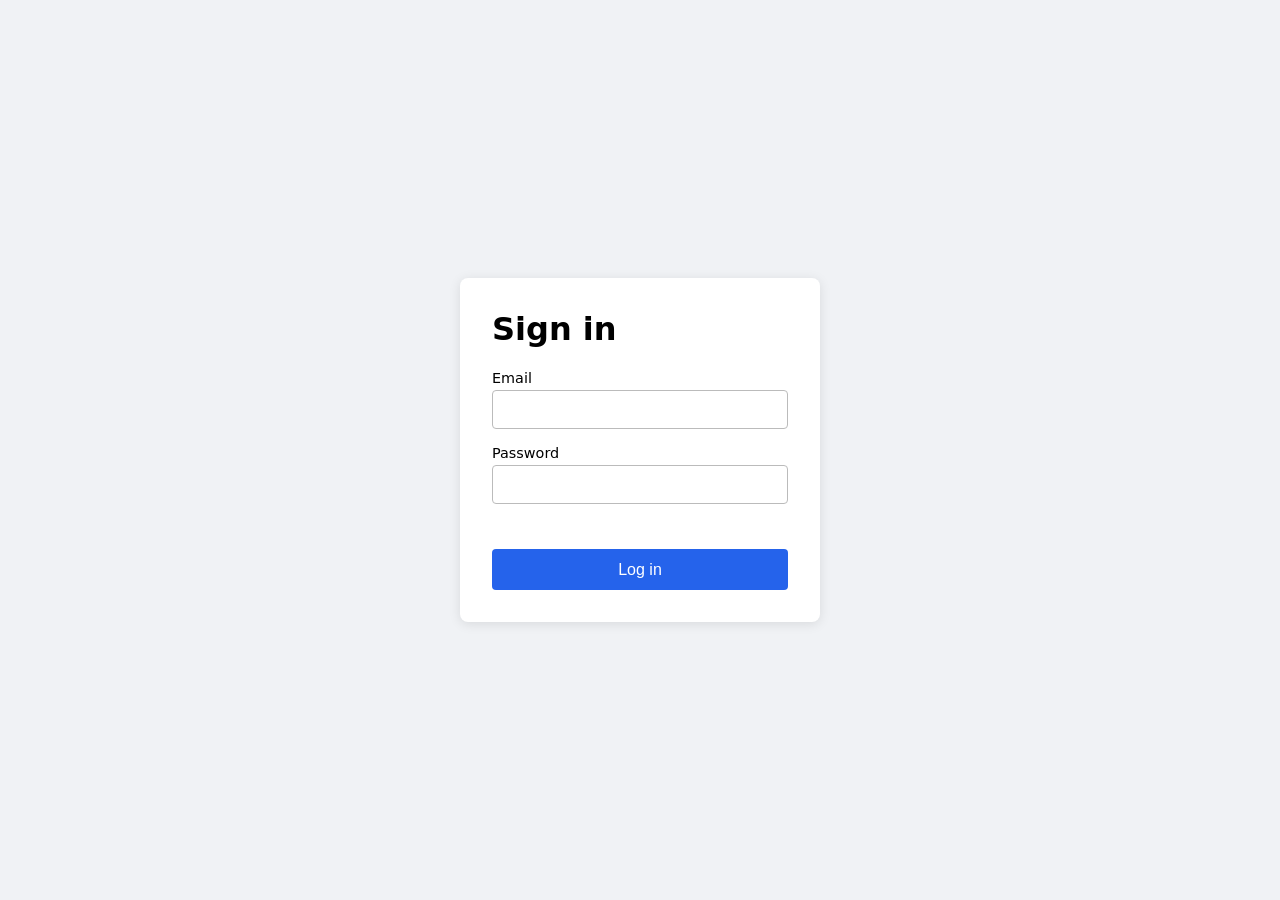
<file: login-page/index.html>
<!DOCTYPE html>
<html lang="en">
<head>
  <meta charset="UTF-8">
  <meta name="viewport" content="width=device-width, initial-scale=1">
  <title>Login</title>
  <link rel="stylesheet" href="style.css">
</head>
<body>
  <main class="card">
    <h1>Sign in</h1>
    <form id="login-form" novalidate>
      <label for="email">Email</label>
      <input id="email" name="email" type="email" autocomplete="username" required>

      <label for="password">Password</label>
      <input id="password" name="password" type="password" autocomplete="current-password" minlength="8" required>

      <p id="error" role="alert" aria-live="polite"></p>
      <button type="submit">Log in</button>
    </form>
  </main>
  <script src="script.js"></script>
</body>
</html>
</file>
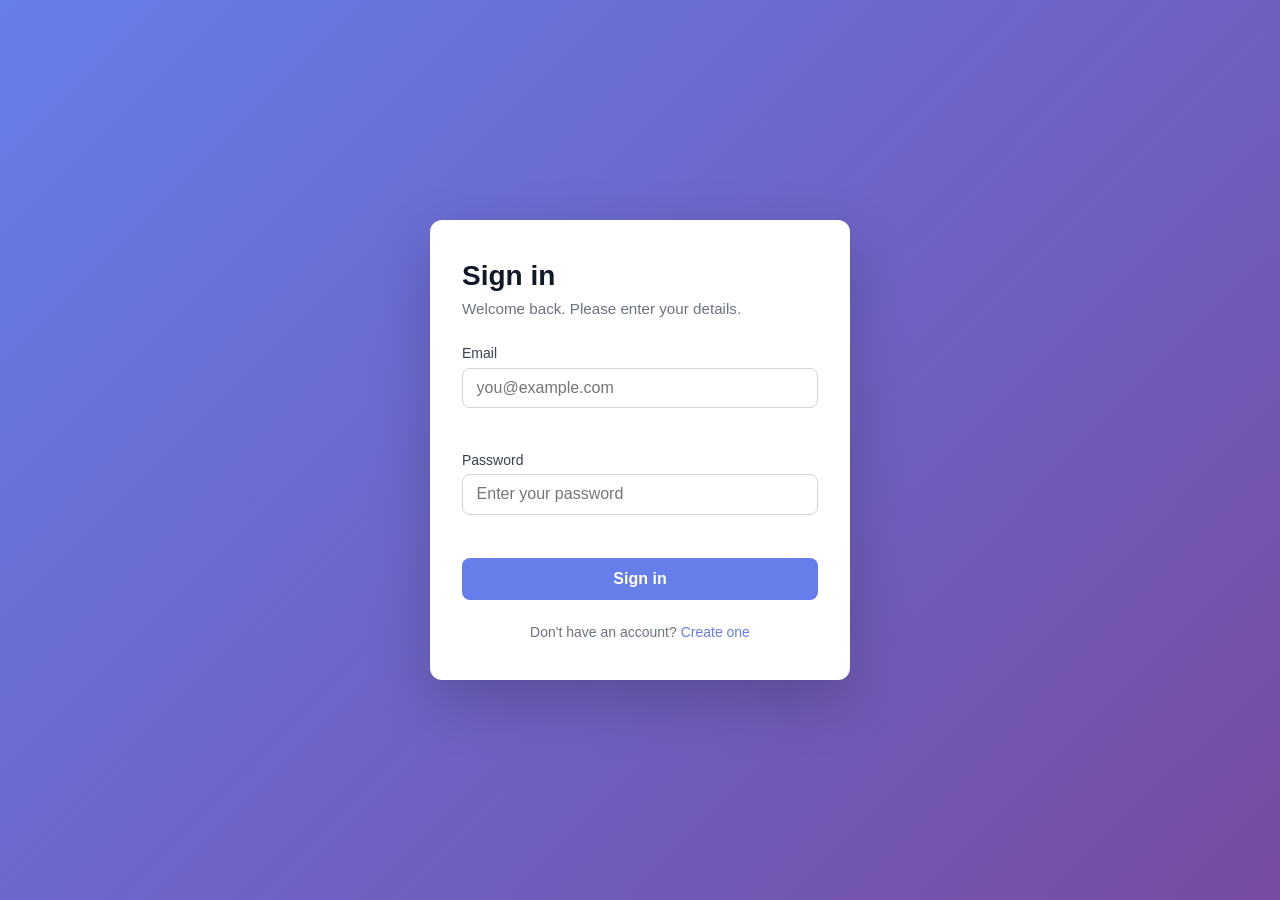
<file: login-test-page/index.html>
<!DOCTYPE html>
<html lang="en">
<head>
  <meta charset="UTF-8" />
  <meta name="viewport" content="width=device-width, initial-scale=1.0" />
  <title>Login</title>
  <link rel="stylesheet" href="styles.css" />
</head>
<body>
  <main class="login-container" id="loginView">
    <form class="login-card" id="loginForm" novalidate>
      <h1 class="login-title">Sign in</h1>
      <p class="login-subtitle">Welcome back. Please enter your details.</p>

      <div class="field">
        <label for="email">Email</label>
        <input
          type="email"
          id="email"
          name="email"
          placeholder="you@example.com"
          autocomplete="email"
          required
        />
        <span class="error-message" id="emailError" aria-live="polite"></span>
      </div>

      <div class="field">
        <label for="password">Password</label>
        <input
          type="password"
          id="password"
          name="password"
          placeholder="Enter your password"
          autocomplete="current-password"
          required
        />
        <span class="error-message" id="passwordError" aria-live="polite"></span>
      </div>

      <button type="submit" class="btn-primary">Sign in</button>

      <p class="login-footer">
        Don't have an account? <a href="#">Create one</a>
      </p>
    </form>
  </main>

  <section class="success-container hidden" id="successView" aria-hidden="true">
    <div class="success-card">
      <div class="success-icon">&#10003;</div>
      <h1 class="success-title">Logged in</h1>
      <p class="success-subtitle" id="successEmail"></p>
      <button type="button" class="btn-secondary" id="logoutBtn">Log out</button>
    </div>
  </section>

  <script src="script.js"></script>
</body>
</html>
</file>
<file: login-page/style.css>
* { box-sizing: border-box; }
body {
  margin: 0; min-height: 100vh; display: grid; place-items: center;
  font-family: system-ui, sans-serif; background: #f0f2f5;
}
.card {
  width: 100%; max-width: 360px; padding: 2rem; background: #fff;
  border-radius: 8px; box-shadow: 0 2px 12px rgba(0, 0, 0, .1);
}
h1 { margin-top: 0; }
label { display: block; margin: 1rem 0 .25rem; font-size: .9rem; }
input {
  width: 100%; padding: .6rem; border: 1px solid #bbb; border-radius: 4px; font-size: 1rem;
}
input:focus { outline: 2px solid #2563eb; border-color: transparent; }
button {
  width: 100%; margin-top: 1rem; padding: .7rem; border: 0; border-radius: 4px;
  background: #2563eb; color: #fff; font-size: 1rem; cursor: pointer;
}
button:hover { background: #1d4ed8; }
#error { color: #b91c1c; min-height: 1.2em; font-size: .9rem; margin: .75rem 0 0; }
</file>
<file: login-test-page/styles.css>
* {
  box-sizing: border-box;
  margin: 0;
  padding: 0;
}

html, body {
  height: 100%;
}

body {
  font-family: -apple-system, BlinkMacSystemFont, "Segoe UI", Roboto, "Helvetica Neue", Arial, sans-serif;
  background: linear-gradient(135deg, #667eea 0%, #764ba2 100%);
  color: #1a1a1a;
  display: flex;
  align-items: center;
  justify-content: center;
  min-height: 100vh;
  padding: 1rem;
}

.login-container,
.success-container {
  width: 100%;
  max-width: 420px;
}

.login-card,
.success-card {
  background: #ffffff;
  border-radius: 12px;
  padding: 2.5rem 2rem;
  box-shadow: 0 20px 60px rgba(0, 0, 0, 0.2);
}

.login-title {
  font-size: 1.75rem;
  font-weight: 700;
  margin-bottom: 0.5rem;
  color: #111827;
}

.login-subtitle {
  font-size: 0.95rem;
  color: #6b7280;
  margin-bottom: 1.75rem;
}

.field {
  margin-bottom: 1.25rem;
}

.field label {
  display: block;
  font-size: 0.875rem;
  font-weight: 500;
  color: #374151;
  margin-bottom: 0.4rem;
}

.field input {
  width: 100%;
  padding: 0.65rem 0.85rem;
  border: 1px solid #d1d5db;
  border-radius: 8px;
  font-size: 1rem;
  color: #111827;
  background: #ffffff;
  transition: border-color 0.15s, box-shadow 0.15s;
}

.field input:focus {
  outline: none;
  border-color: #667eea;
  box-shadow: 0 0 0 3px rgba(102, 126, 234, 0.25);
}

.field input.input-error {
  border-color: #dc2626;
}

.field input.input-error:focus {
  box-shadow: 0 0 0 3px rgba(220, 38, 38, 0.25);
}

.error-message {
  display: block;
  min-height: 1.1rem;
  margin-top: 0.35rem;
  font-size: 0.8rem;
  color: #dc2626;
}

.btn-primary,
.btn-secondary {
  display: block;
  width: 100%;
  padding: 0.75rem 1rem;
  border: none;
  border-radius: 8px;
  font-size: 1rem;
  font-weight: 600;
  cursor: pointer;
  transition: background 0.15s, transform 0.05s;
}

.btn-primary {
  background: #667eea;
  color: #ffffff;
  margin-top: 0.5rem;
}

.btn-primary:hover {
  background: #5568d3;
}

.btn-primary:active {
  transform: scale(0.99);
}

.btn-secondary {
  background: #f3f4f6;
  color: #111827;
  margin-top: 1.5rem;
}

.btn-secondary:hover {
  background: #e5e7eb;
}

.login-footer {
  text-align: center;
  margin-top: 1.5rem;
  font-size: 0.875rem;
  color: #6b7280;
}

.login-footer a {
  color: #667eea;
  text-decoration: none;
  font-weight: 500;
}

.login-footer a:hover {
  text-decoration: underline;
}

.success-icon {
  width: 64px;
  height: 64px;
  margin: 0 auto 1.25rem;
  border-radius: 50%;
  background: #10b981;
  color: #ffffff;
  font-size: 2rem;
  font-weight: 700;
  display: flex;
  align-items: center;
  justify-content: center;
}

.success-title {
  text-align: center;
  font-size: 1.5rem;
  font-weight: 700;
  color: #111827;
}

.success-subtitle {
  text-align: center;
  margin-top: 0.5rem;
  color: #6b7280;
  word-break: break-all;
}

.hidden {
  display: none !important;
}
</file>
